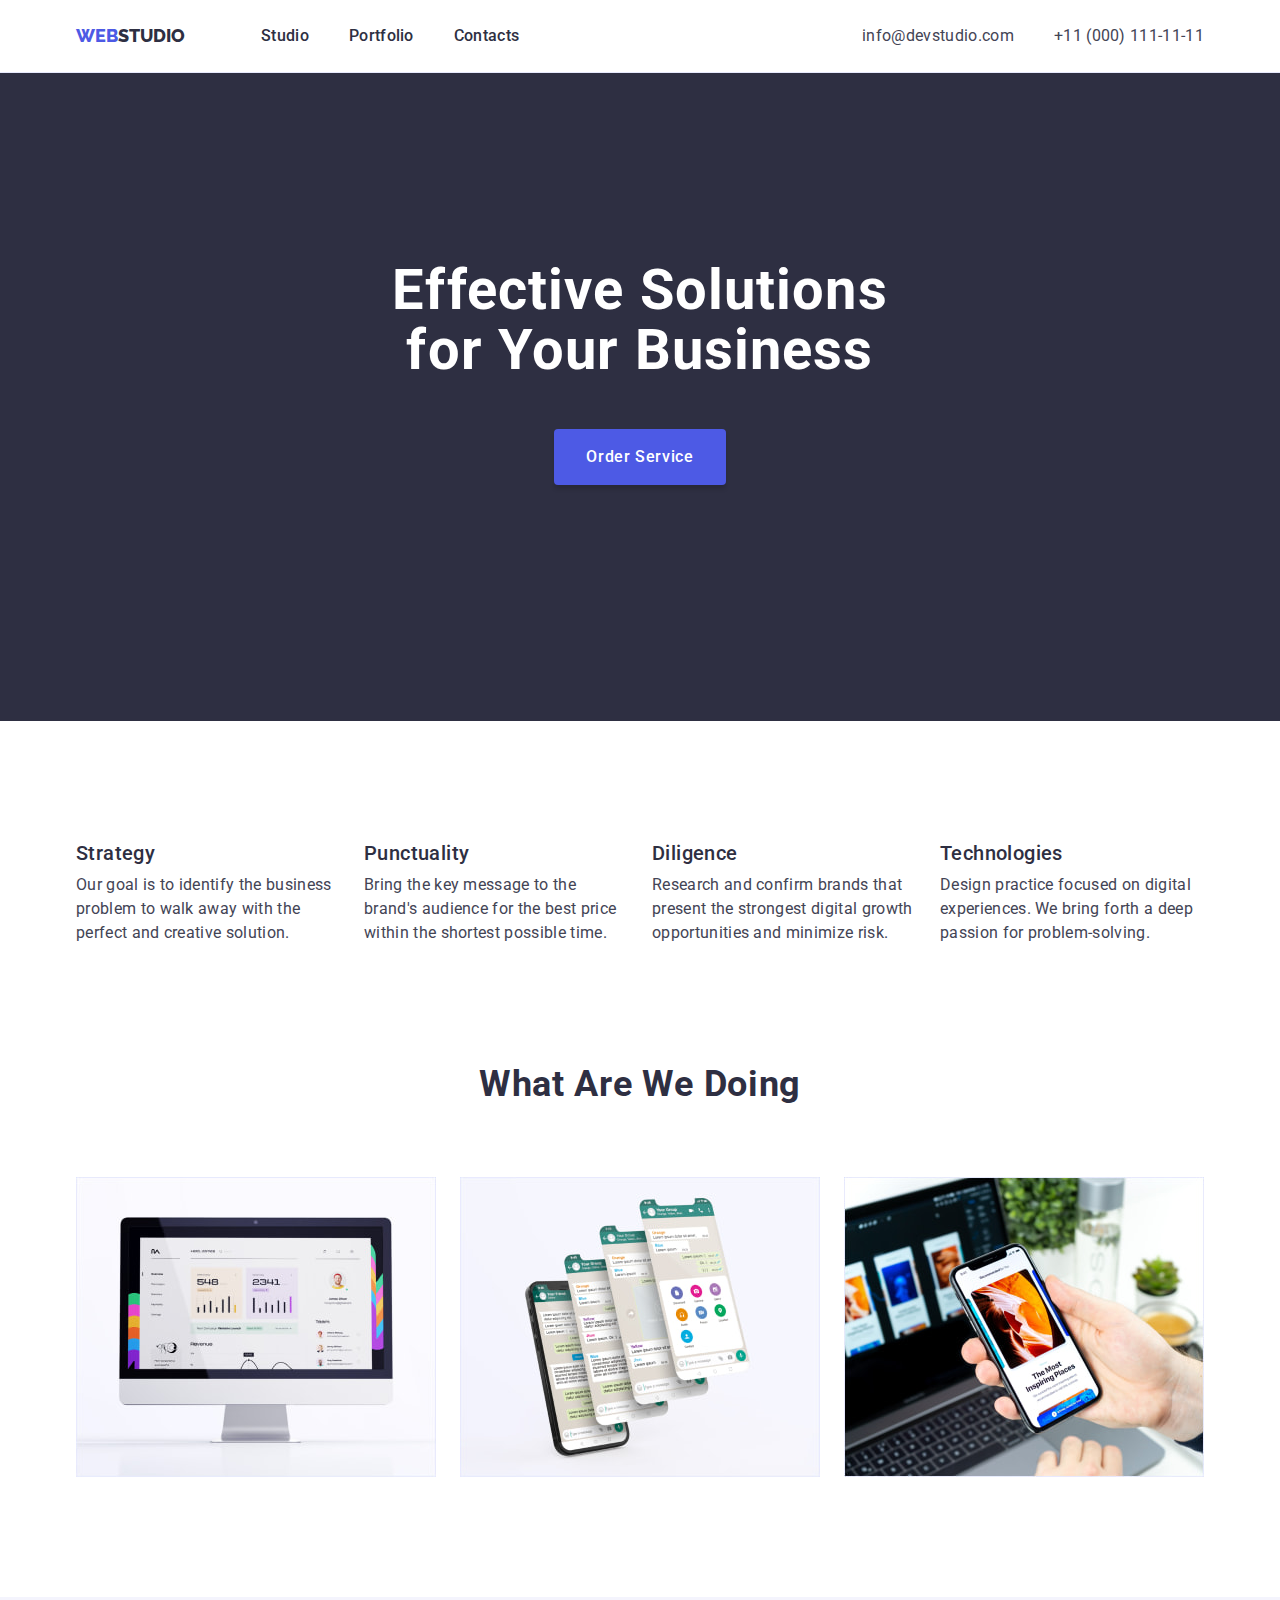
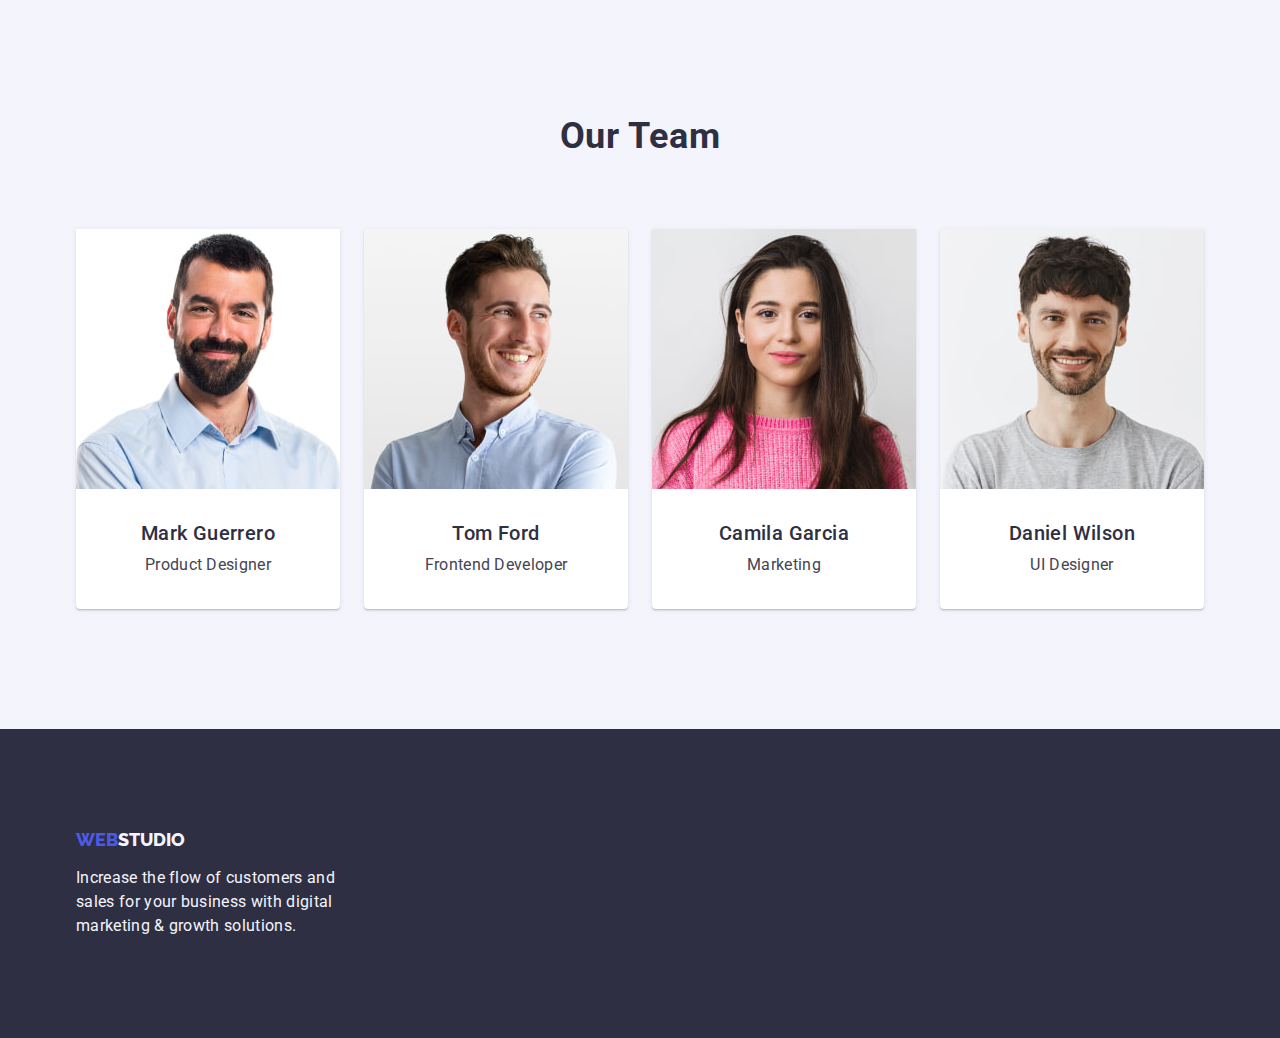
<file: index.html>
<!DOCTYPE html>
<html lang="en">
  <head>
    <meta charset="UTF-8" />
    <meta name="viewport" content="width=device-width, initial-scale=1.0" />
    <link rel="icon" type="image/x-icon" href="./images/icon/favicon.ico" />
    <link
      rel="stylesheet"
      href="https://cdn.jsdelivr.net/npm/modern-normalize@2.0.0/modern-normalize.min.css"
    />
    <link rel="preconnect" href="https://fonts.googleapis.com" />
    <link rel="preconnect" href="https://fonts.gstatic.com" crossorigin />
    <link
      href="https://fonts.googleapis.com/css2?family=Raleway:wght@800&family=Roboto:wght@400;500;700;900&display=swap"
      rel="stylesheet"
    />
    <link rel="stylesheet" href="./css/style.css" />
    <title>WEBSTUDIO</title>
  </head>
  <body>
    <header class="header">
      <div class="container header-container">
        <nav class="nav">
          <a href="./index.html" class="logo link">
            Web<span class="logo dark-logo">Studio</span>
          </a>
          <ul class="list nav-list">
            <li><a href="./index.html" class="nav-title link">Studio</a></li>
            <li>
              <a href="./portfolio.html" class="nav-title link">Portfolio</a>
            </li>
            <li><a href="" class="nav-title link">Contacts</a></li>
          </ul>
        </nav>
        <address class="address">
          <ul class="list address-list">
            <li>
              <a href="mailto:info@devstudio.com" class="address-detail link">
                info@devstudio.com
              </a>
            </li>
            <li>
              <a href="tel:+110001111111" class="address-detail link">
                +11 (000) 111-11-11
              </a>
            </li>
          </ul>
        </address>
      </div>
    </header>
    <main>
      <!--Hero-->
      <section class="hero-section">
        <div class="container hero-container">
          <h1 class="title hero-title">
            Effective&nbsp;Solutions for Your Business
          </h1>
          <button type="button" class="hero-button button">
            Order Service
          </button>
        </div>
      </section>

      <!---->
      <section class="section">
        <div class="container">
          <h2 class="title visually-hidden">About Studio</h2>
          <ul class="list aboutstudio-list">
            <li class="aboutstudio-el">
              <h3 class="aboutstudio-title title">Strategy</h3>
              <p class="aboutstudio-tx">
                Our goal is to identify the business problem to walk away with
                the perfect and creative solution.
              </p>
            </li>
            <li class="aboutstudio-el">
              <h3 class="aboutstudio-title title">Punctuality</h3>
              <p class="aboutstudio-tx">
                Bring the key message to the brand's audience for the best price
                within the shortest possible time.
              </p>
            </li>
            <li class="aboutstudio-el">
              <h3 class="aboutstudio-title title">Diligence</h3>
              <p class="aboutstudio-tx">
                Research and confirm brands that present the strongest digital
                growth opportunities and minimize risk.
              </p>
            </li>
            <li class="aboutstudio-el">
              <h3 class="aboutstudio-title title">Technologies</h3>
              <p class="aboutstudio-tx">
                Design practice focused on digital experiences. We bring forth a
                deep passion for problem-solving.
              </p>
            </li>
          </ul>
        </div>
      </section>

      <!--What are we doing-->
      <section class="section wedoing-section">
        <div class="container">
          <h2 class="section-title title">What are we doing</h2>
          <ul class="list wedoing-list">
            <li class="wedoing-el">
              <img
                src="./images/what_doing/img-1.jpg"
                width="360"
                height="300"
                alt="monitor"
              />
            </li>
            <li class="wedoing-el">
              <img
                src="./images/what_doing/img-2.jpg"
                width="360"
                height="300"
                alt="windows in a phone"
              />
            </li>
            <li class="wedoing-el">
              <img
                src="./images/what_doing/img-3.jpg"
                alt="a hand hold a phone and there is a notebook at a backgraund "
                width="360"
                height="300"
              />
            </li>
          </ul>
        </div>
      </section>

      <!--Our Team-->
      <section class="team-section section">
        <div class="container">
          <h2 class="section-title title">Our Team</h2>
          <ul class="list">
            <li class="team-el">
              <img
                src="./images/team/img-1.jpg"
                alt="Mark Guerrero"
                width="264"
                height="260"
              />
              <div class="team-info">
                <h3 class="team-title title">Mark Guerrero</h3>
                <p class="team-tx">Product Designer</p>
              </div>
            </li>
            <li class="team-el">
              <img
                src="./images/team/img-2.jpg"
                alt="Tom Ford"
                width="264"
                height="260"
              />
              <div class="team-info">
                <h3 class="team-title title">Tom Ford</h3>
                <p class="team-tx">Frontend Developer</p>
              </div>
            </li>
            <li class="team-el">
              <img
                src="./images/team/img-3.jpg"
                alt="Camila Garcia"
                width="264"
                height="260"
              />
              <div class="team-info">
                <h3 class="team-title title">Camila Garcia</h3>
                <p class="team-tx">Marketing</p>
              </div>
            </li>
            <li class="team-el">
              <img
                src="./images/team/img-4.jpg"
                alt="Daniel Wilson"
                width="264"
                height="260"
              />
              <div class="team-info">
                <h3 class="team-title title">Daniel Wilson</h3>
                <p class="team-tx">UI Designer</p>
              </div>
            </li>
          </ul>
        </div>
      </section>
    </main>
    <footer class="footer">
      <div class="container">
        <a href="./index.html" class="logo link logo-footer">
          Web<span class="logo white-logo">Studio</span>
        </a>
        <p class="footer-tx">
          Increase the flow of customers&nbsp;and sales for your business
          with&nbsp;digital marketing & growth solutions.
        </p>
      </div>
    </footer>
  </body>
</html>
</file>
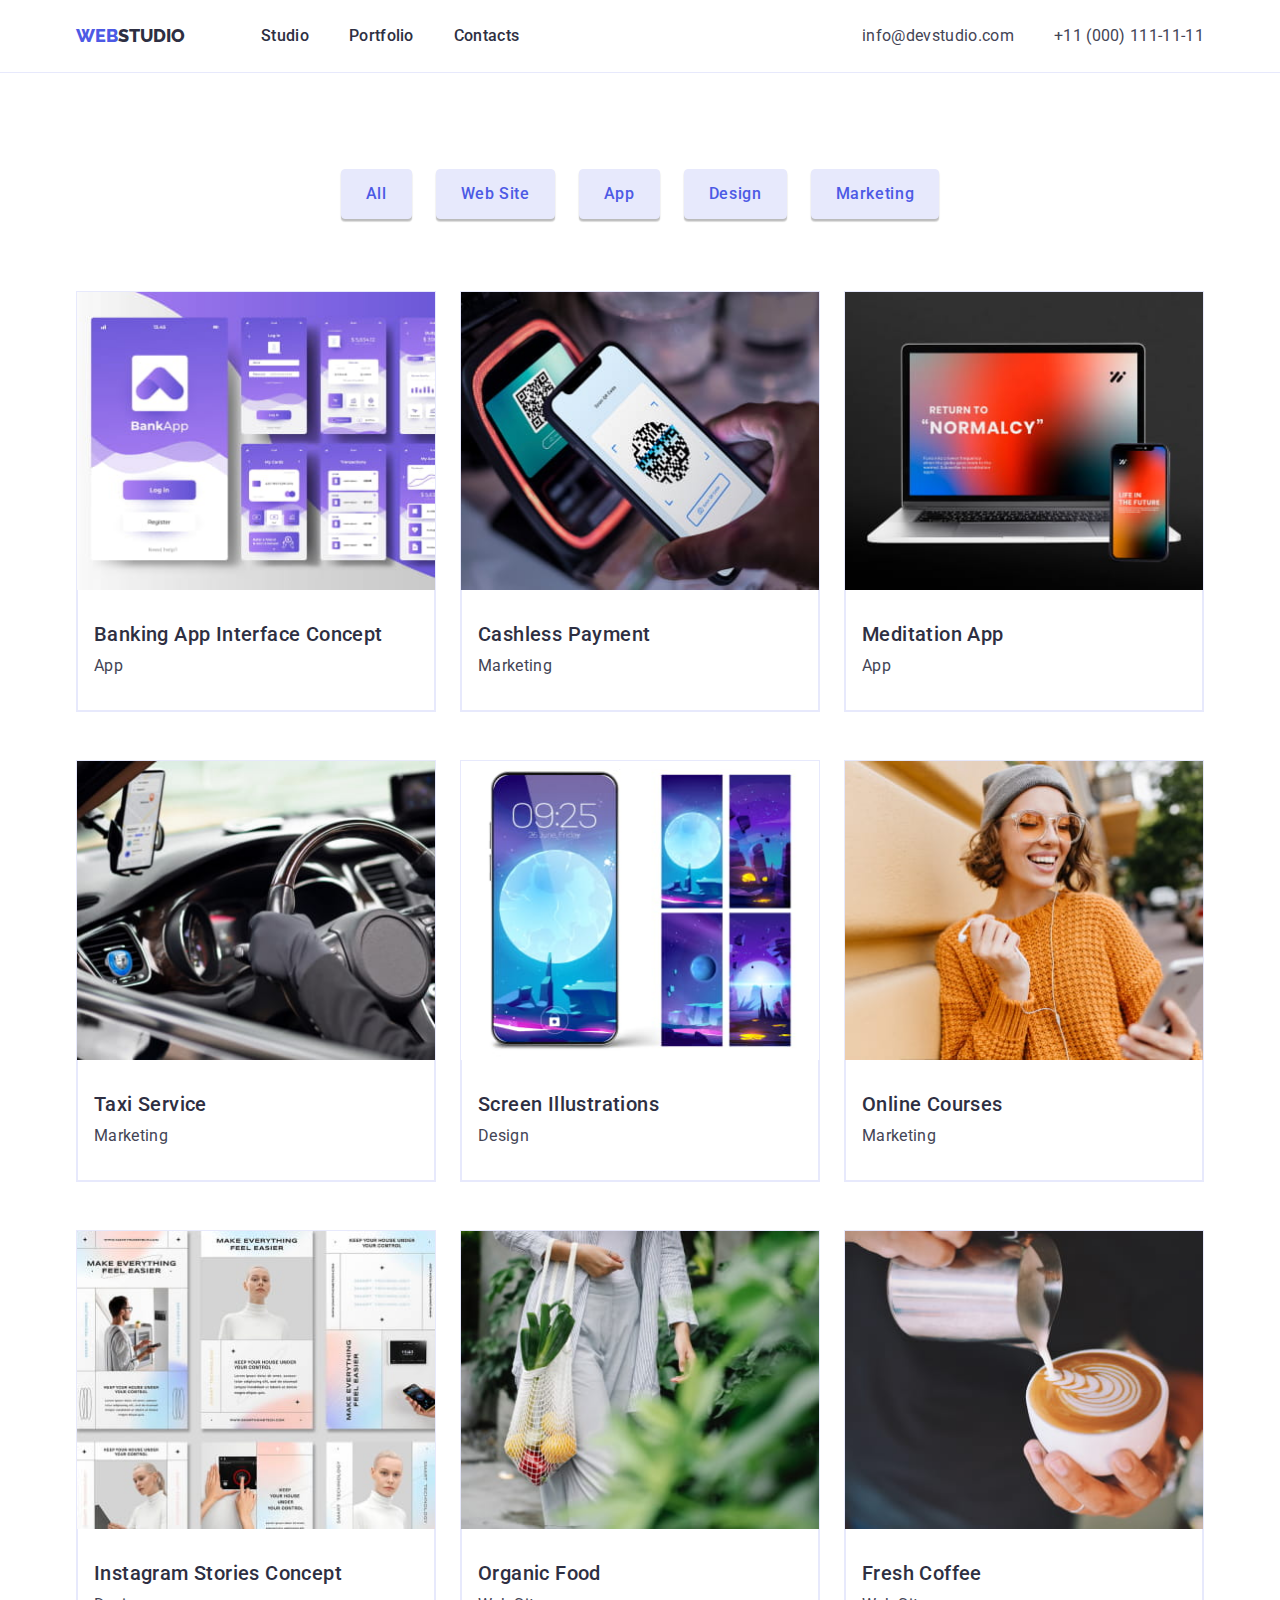
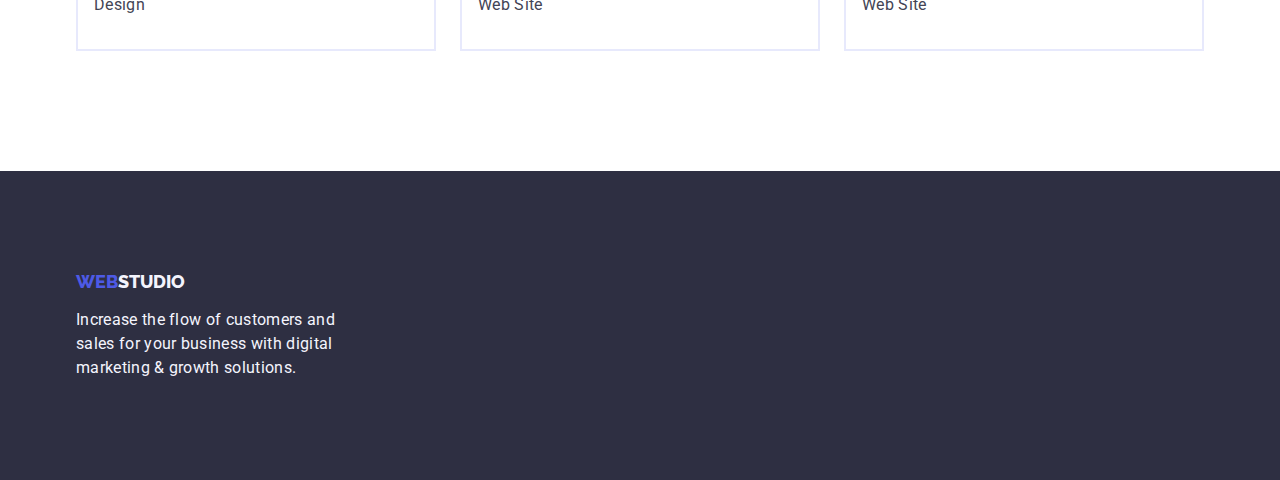
<file: portfolio.html>
<!DOCTYPE html>
<html lang="en">
  <head>
    <meta charset="UTF-8" />
    <meta name="viewport" content="width=device-width, initial-scale=1.0" />
    <link rel="icon" type="image/x-icon" href="./images/icon/favicon.ico" />
    <link
      rel="stylesheet"
      href="https://cdn.jsdelivr.net/npm/modern-normalize@2.0.0/modern-normalize.min.css"
    />
    <link rel="preconnect" href="https://fonts.googleapis.com" />
    <link rel="preconnect" href="https://fonts.gstatic.com" crossorigin />
    <link
      href="https://fonts.googleapis.com/css2?family=Raleway:wght@800&family=Roboto:wght@400;500;700;900&display=swap"
      rel="stylesheet"
    />
    <link rel="stylesheet" href="./css/style.css" />
    <title>WEBSTUDIO</title>
  </head>
  <body>
    <header class="header">
      <div class="container header-container">
        <nav class="nav">
          <a href="./index.html" class="logo link">
            Web<span class="logo dark-logo">Studio</span>
          </a>
          <ul class="list nav-list">
            <li><a href="./index.html" class="nav-title link">Studio</a></li>
            <li>
              <a href="./portfolio.html" class="nav-title link">Portfolio</a>
            </li>
            <li><a href="" class="nav-title link">Contacts</a></li>
          </ul>
        </nav>
        <address class="address">
          <ul class="list address-list">
            <li>
              <a href="mailto:info@devstudio.com" class="address-detail link">
                info@devstudio.com
              </a>
            </li>
            <li>
              <a href="tel:+110001111111" class="address-detail link">
                +11 (000) 111-11-11
              </a>
            </li>
          </ul>
        </address>
      </div>
    </header>
    <main>
      <section class="section portfolio-section">
        <div class="container">
          <h1 class="title visually-hidden">Section Portfolio</h1>
          <ul class="list filter-list">
            <li>
              <button type="button" class="filter-btn button">All</button>
            </li>
            <li>
              <button type="button" class="filter-btn button">Web Site</button>
            </li>
            <li>
              <button type="button" class="filter-btn button">App</button>
            </li>
            <li>
              <button type="button" class="filter-btn button">Design</button>
            </li>
            <li>
              <button type="button" class="filter-btn button">Marketing</button>
            </li>
          </ul>
          <ul class="list portfolio-list">
            <li class="exemple-el">
              <a href="" class="link">
                <img
                  src="./images/portfolio/img-8.jpg"
                  alt="Screens of Application"
                  width="360"
                  height="300"
                />
                <div class="exemple-details">
                  <h2 class="exemple-title title">
                    Banking App Interface Concept
                  </h2>
                  <p class="exemple-tx">App</p>
                </div>
              </a>
            </li>
            <li class="exemple-el">
              <a href="" class="link">
                <img
                  src="./images/portfolio/img-7.jpg"
                  alt="payment by QR-code"
                  width="360"
                  height="300"
                />
                <div class="exemple-details">
                  <h2 class="exemple-title title">Cashless Payment</h2>
                  <p class="exemple-tx">Marketing</p>
                </div>
              </a>
            </li>
            <li class="exemple-el">
              <a href="" class="link">
                <img
                  src="./images/portfolio/img-6.jpg"
                  alt="laptop with smartphone"
                  width="360"
                  height="300"
                />
                <div class="exemple-details">
                  <h2 class="exemple-title title">Meditation App</h2>
                  <p class="exemple-tx">App</p>
                </div>
              </a>
            </li>
            <li class="exemple-el">
              <a href="" class="link">
                <img
                  src="./images/portfolio/img-5.jpg"
                  alt="interier of car"
                  width="360"
                  height="300"
                />
                <div class="exemple-details">
                  <h2 class="exemple-title title">Taxi Service</h2>
                  <p class="exemple-tx">Marketing</p>
                </div>
              </a>
            </li>
            <li class="exemple-el">
              <a href="" class="link">
                <img
                  src="./images/portfolio/img-4.jpg"
                  alt="screens of phone"
                  width="360"
                  height="300"
                />
                <div class="exemple-details">
                  <h2 class="exemple-title title">Screen Illustrations</h2>
                  <p class="exemple-tx">Design</p>
                </div>
              </a>
            </li>
            <li class="exemple-el">
              <a href="" class="link">
                <img
                  src="./images/portfolio/img-3.jpg"
                  alt="women with phone and headphones"
                  width="360"
                  height="300"
                />
                <div class="exemple-details">
                  <h2 class="exemple-title title">Online Courses</h2>
                  <p class="exemple-tx">Marketing</p>
                </div>
              </a>
            </li>
            <li class="exemple-el">
              <a href="" class="link">
                <img
                  src="./images/portfolio/img-2.jpg"
                  alt="internet pages with woman"
                  width="360"
                  height="300"
                />
                <div class="exemple-details">
                  <h2 class="exemple-title title">Instagram Stories Concept</h2>
                  <p class="exemple-tx">Design</p>
                </div>
              </a>
            </li>
            <li class="exemple-el">
              <a href="" class="link">
                <img
                  src="./images/portfolio/img-1.jpg"
                  alt="woman with fresh vegetables"
                  width="360"
                  height="300"
                />
                <div class="exemple-details">
                  <h2 class="exemple-title title">Organic Food</h2>
                  <p class="exemple-tx">Web Site</p>
                </div>
              </a>
            </li>
            <li class="exemple-el">
              <a href="" class="link">
                <img
                  src="./images/portfolio/img.jpg"
                  alt="making a coffee"
                  width="360"
                  height="300"
                />
                <div class="exemple-details">
                  <h2 class="exemple-title title">Fresh Coffee</h2>
                  <p class="exemple-tx">Web Site</p>
                </div>
              </a>
            </li>
          </ul>
        </div>
      </section>
    </main>
    <footer class="footer">
      <div class="container">
        <a href="./index.html" class="logo link logo-footer">
          Web<span class="logo white-logo">Studio</span>
        </a>
        <p class="footer-tx">
          Increase the flow of customers&nbsp;and sales for your business
          with&nbsp;digital marketing & growth solutions.
        </p>
      </div>
    </footer>
  </body>
</html>
</file>
<file: css/style.css>
:root {
    --default-font: 'Roboto', sans-serif;
    --accent-font: 'Raleway', sans-serif;
    /* colors */
    --cl-primary_brand: #4D5AE5;
    --cl-pressed_state: #404BBF;
    --cl-dark: #2E2F42;
    --cl-success: #31D0AA;
    --cl-text:  #434455;
    --cl-subtle_text: #8E8F99;
    --cl-accent: #E7E9FC;
    --cl-light : #F4F4FD;
    --cl-modal_overlay: rgba(46, 47, 66, 0.4);
    --cl-hero_background: rgba(46, 47, 66, 0.7);
    --cl-white_background: #FFFFFF;
    --cl-modal_background: #FCFCFC;
    /* others */
    --default-gap-cl: 24px;
    --default-list-display: flex;
}

/* reset styles start */

img {
    display: block;
    max-width: 100%;
    height: auto;
    object-fit: cover;
    object-position: center;
}

h2, h3, h4, h5, h6 {
    color: var(--cl-dark); 
}

h1, h2, h3, h4, h5, h6, p {
  margin: 0;
}

address {
    font-style: normal;
}

ul, ol {
    list-style: none;
    margin: 0;
    padding: 0;
}

a {
    text-decoration: none;
    color: currentColor;
}

button {
    font-family: inherit;
    color: currentColor;
    cursor: pointer;
    border: none;
}
/* reset styles end */


/* general styles start */
body {
    display: flex;
    min-height: 100vh;
    flex-direction: column;
    background-color: var(--cl-white_background);
    font-family: var(--default-font);
    color: var(--cl-text);
    font-size: 16px;
}

main {
    flex-grow: 1;
}

.container {
    width: 1158px;
    margin: 0 auto;
    padding: 0 15px;
}

.list {
    display: var(--default-list-display);
    gap: var(--default-gap-cl);
}

.visually-hidden {
    position: absolute;
    width: 1px;
    height: 1px;
    margin: -1px;
    border: 0;
    padding: 0;
    white-space: nowrap;
    clip-path: inset(100%);
    clip: rect(0 0 0 0);
    overflow: hidden;
  }

.nav {
    display: flex;
    align-items: center; 
}

.section {
    padding: 120px 0;
}

.wedoing-section {
    padding-top: 0;
}

.section-title {
    text-align: center;
    font-size: 36px;
    line-height: 1.11;
    letter-spacing: 0.02em;
    text-transform: capitalize;
    margin-bottom: 72px;
}
/* general styles end */


/* logo start */
.logo {
    color: var(--cl-primary_brand);
    font-family: var(--accent-font);
    font-size: 18px;
    font-weight: 800;
    line-height: 1.17;
    letter-spacing: 0.03;
    text-transform: uppercase;
}
.logo.link {
    margin-right: 76px;
}

.logo.dark-logo {
    color: var(--cl-dark);
}

.logo.white-logo {
    color: var(--cl-light);
}
/* logo end */

/* header start */
.header {
    border-bottom: 1px solid var(--cl-accent);
    background: var(--cl-white_background);
}

.header-container {
    display: flex;
    justify-content: space-between;
}

.nav-list {
    --default-list-display: inline-flex;
    --default-gap-cl: 40px;
}

.nav-title {
    display: inline-block;
    font-weight: 500;
    line-height: 1.5;
    letter-spacing: 0.02em; 
    color: var(--cl-dark);
    padding: 24px 0;
}

.nav-title:hover,
.nav-title:focus {
    color: var(--cl-pressed_state);
}

.address-list {
    --default-gap-cl: 40px;
}

.address-detail {
    display: inline-block;
    line-height: 1.5;
    letter-spacing: 0.02em;
    padding: 24px 0;
}

.address-detail:hover,
.address-detail:focus {
    color: var(--cl-pressed_state);
}
/* header end */


/* hero start */
.hero-section {
    background: var(--cl-dark);
    padding: 188px 0;
}

.hero-container {
    display: flex;
    flex-direction: column;
    align-items: center;
}

.hero-title {
    color: var(--cl-white_background);
    text-align: center;

    font-size: 56px;
    line-height: 1.07;
    letter-spacing: 0.02em;
    max-width: 496px;
}

.hero-button {
    background: var(--cl-primary_brand);
    color: var(--cl-white_background);

    font-size: 16px;
    font-weight: 500;
    line-height: 1.5;
    letter-spacing: 0.04em;

    padding: 16px 32px;
    margin: 48px auto;
    border-radius: 4px;
    box-shadow: 0px 4px 4px 0px rgba(0, 0, 0, 0.15);
    min-width: 169px;
    height: 56px;
}

.hero-button:hover,
.hero-button:focus {
    background: var(--cl-pressed_state);
}
/* hero end */


/* about studio start */

.aboutstudio-list {
    /* display: flex;
    gap: 24px; */
}

.aboutstudio-el {
    flex-basis: calc((100% - 3 * 24px) / 4);
}

.aboutstudio-title {
    color: var(--cl-dark);
    margin-bottom: 8px;

    font-size: 20px;
    font-weight: 500;
    line-height: 1.2;
    letter-spacing: 0.02em;
}

.aboutstudio-tx {
    color: var(--cl-text);
    line-height: 1.5;
    letter-spacing: 0.02em;
}
/* about studio end */

.wedoing-list {
   /* display: flex;
    gap: 24px; */
}

.wedoing-el {
    flex-basis: calc((100% - 3 * 16px) / 3);
}

/* team start */
.team-section {
    background: var(--cl-light);
}

.team-el {
    background: var(--cl-white_background);
    border-radius: 0px 0px 4px 4px;
    box-shadow: 0px 2px 1px 0px rgba(46, 47, 66, 0.08),
     0px 1px 1px 0px rgba(46, 47, 66, 0.16),
     0px 1px 6px 0px rgba(46, 47, 66, 0.08);
}

.team-info {
    padding: 32px 0;
}

.team-title {
    text-align: center;

    font-size: 20px;
    font-weight: 500;
    line-height: 1.2;
    letter-spacing: 0.02em;
    margin-bottom: 8px;
}

.team-tx {
    color: var(--cl-text);
    text-align: center;

    line-height: 1.5;
    letter-spacing: 0.02em;
}
/* team end */


/* footer start */
.footer {
    background: var(--cl-dark); 
    padding: 100px 0;
}

.logo-footer{
    display: inline-block;
    margin-bottom: 16px; 
}

.footer-tx {
    color: var(--cl-light);

    line-height: 1.5;
    letter-spacing: 0.02em;
    width: 265px;
}
/* footer end */


/* portfolio page start */
.portfolio-section {
    padding-top: 96px;
    padding-bottom: 120px;
}

.filter-list {
    justify-content: center;
    margin-bottom: 72px;
}

.filter-btn {
    background: var(--cl-accent);

    color: var(--cl-primary_brand);
    text-align: center;

    font-weight: 500;
    line-height: 1.5;
    letter-spacing: 0.04em;

    border-radius: 4px;
    box-shadow: 0px 2px 2px 0px rgba(0, 0, 0, 0.12),
     0px 2px 1px 0px rgba(0, 0, 0, 0.08),
     0px 3px 1px 0px rgba(0, 0, 0, 0.10);
    padding: 12px 24px;
    border: 1px solid var(--cl-accent);
}

.filter-btn:hover,
.filter-btn:focus {
    background: var(--cl-pressed_state);
    color: var(--cl-white_background);
    border: 1px solid transparent 
}

.portfolio-list {
    flex-wrap: wrap;
    row-gap: 48px;
    justify-content: center;
}

.exemple-el {
    background: var(--cl-white_background);
    border: 1px solid var(--cl-accent);
    flex-basis: calc((100% - 2 * 24px) / 3);
}

.exemple-details {
    padding: 32px 16px;
    border: 1px solid var(--cl-accent);
    border-top: none;
}

.exemple-title {
    color: var(--cl-dark);

    font-size: 20px;
    font-weight: 500;
    line-height: 1.2;
    letter-spacing: 0.02em;
    margin-bottom: 8px;
}

.exemple-tx {
    color: var(--cl-text);

    line-height: 1.5;
    letter-spacing: 0.02em;
}
/* portfolio page end */
</file>
